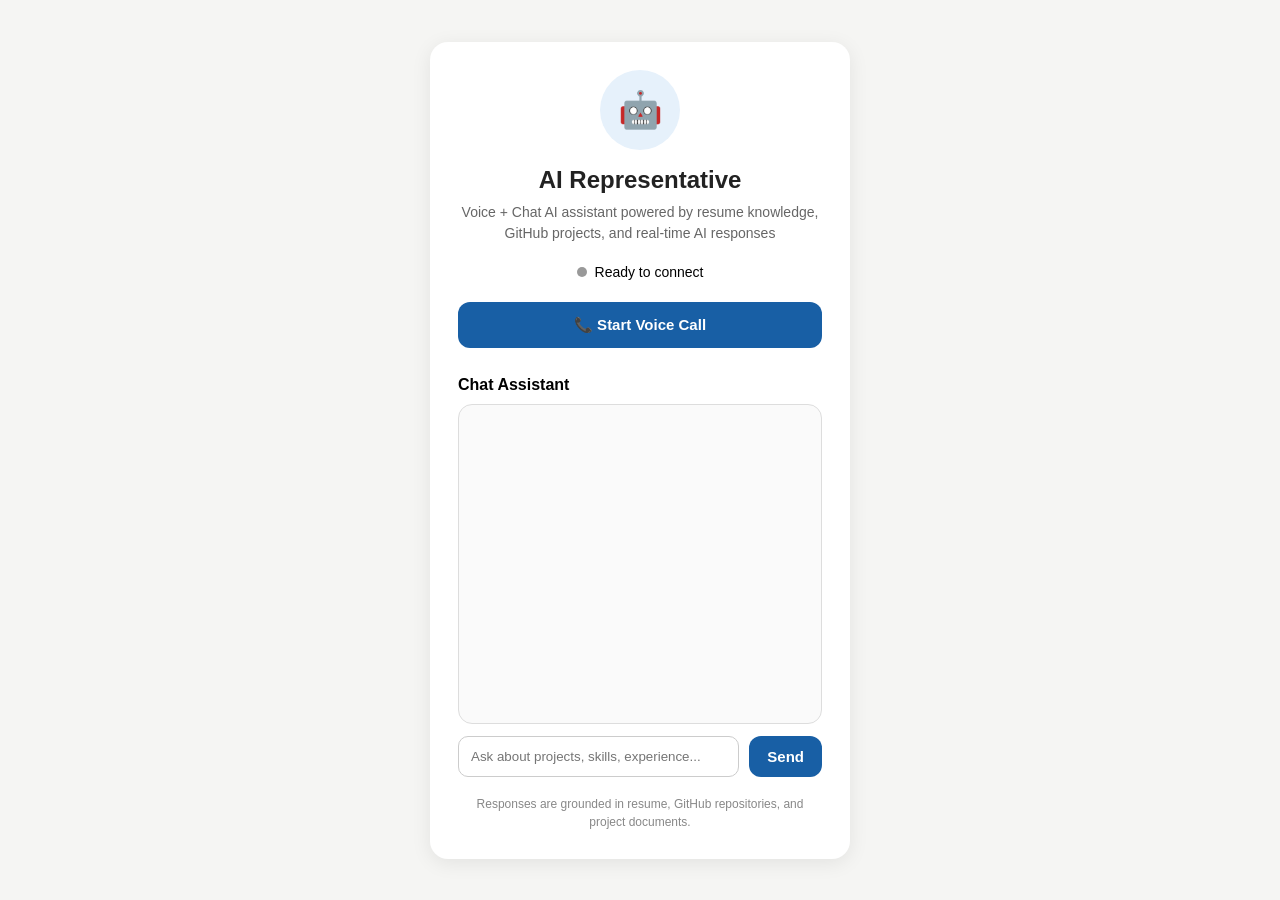
<file: frontend/index.html>
<!DOCTYPE html>
<html lang="en">

<head>

  <meta charset="UTF-8" />

  <meta
    name="viewport"
    content="width=device-width, initial-scale=1.0"
  />

  <title>
    AI Persona Assistant
  </title>

  <link
    rel="stylesheet"
    href="style.css"
  />

</head>

<body>

  <div class="container">

    <div class="card">

      <!-- AVATAR -->

      <div class="avatar">
        🤖
      </div>

      <!-- TITLE -->

      <h2>
        AI Representative
      </h2>

      <p class="subtitle">

        Voice + Chat AI assistant powered by
        resume knowledge, GitHub projects,
        and real-time AI responses

      </p>

      <!-- STATUS -->

      <div class="status">

        <span
          class="dot"
          id="dot"
        ></span>

        <span id="statusText">

          Ready to connect

        </span>

      </div>

      <!-- VOICE -->

      <button
        id="callBtn"
        class="call-btn"
      >

        📞 Start Voice Call

      </button>

      <!-- CHAT -->

      <div class="chat-container">

        <div class="chat-title">

          Chat Assistant

        </div>

        <div id="messages"></div>

        <div class="input-area">

          <input
            type="text"
            id="userInput"
            placeholder="Ask about projects, skills, experience..."
          />

          <button
            class="send-btn"
            id="sendBtn"
          >

            Send

          </button>

        </div>

      </div>

      <!-- NOTE -->

      <p class="note">

        Responses are grounded in resume,
        GitHub repositories, and project documents.

      </p>

    </div>

  </div>

  <!-- MAIN SCRIPT -->

  <script type="module" src="script.js"></script>

</body>

</html>
</file>
<file: frontend/style.css>
*{
  margin:0;
  padding:0;
  box-sizing:border-box;
}

body{
  font-family:Arial, sans-serif;
  background:#f5f5f3;
  min-height:100vh;
  display:flex;
  align-items:center;
  justify-content:center;
  padding:20px;
}

.container{
  width:100%;
  max-width:420px;
}

.card{
  background:white;
  border-radius:18px;
  padding:28px;
  box-shadow:0 4px 20px rgba(0,0,0,0.08);
}

.avatar{
  width:80px;
  height:80px;
  border-radius:50%;
  background:#e6f1fb;
  display:flex;
  align-items:center;
  justify-content:center;
  margin:auto;
  font-size:36px;
}

h2{
  margin-top:16px;
  text-align:center;
  color:#222;
}

.subtitle{
  text-align:center;
  margin-top:8px;
  color:#666;
  font-size:14px;
  line-height:1.5;
}

.status{
  margin-top:20px;
  display:flex;
  align-items:center;
  justify-content:center;
  gap:8px;
  font-size:14px;
}

.dot{
  width:10px;
  height:10px;
  border-radius:50%;
  background:#999;
}

.dot.live{
  background:#14a44d;
  animation:pulse 1s infinite;
}

@keyframes pulse{
  0%{opacity:1;}
  50%{opacity:0.4;}
  100%{opacity:1;}
}

button{
  width:100%;
  padding:14px;
  border:none;
  border-radius:12px;
  cursor:pointer;
  font-size:15px;
  font-weight:bold;
  transition:0.2s;
}

.call-btn{
  margin-top:22px;
  background:#185FA5;
  color:white;
}

.call-btn:hover{
  background:#0f4b86;
}

.call-btn.end{
  background:#c62828;
}

.chat-container{
  margin-top:28px;
}

.chat-title{
  font-size:16px;
  font-weight:bold;
  margin-bottom:10px;
}

#messages{
  height:320px;
  overflow-y:auto;
  border:1px solid #ddd;
  border-radius:14px;
  padding:14px;
  background:#fafafa;
}

.message{
  margin-bottom:14px;
  line-height:1.6;
  font-size:14px;
}

.user-msg{
  color:#185FA5;
}

.bot-msg{
  color:#14a44d;
}

.input-area{
  display:flex;
  gap:10px;
  margin-top:12px;
}

#userInput{
  flex:1;
  padding:12px;
  border-radius:10px;
  border:1px solid #ccc;
  outline:none;
}

.send-btn{
  width:auto;
  padding:12px 18px;
  background:#185FA5;
  color:white;
}

.booking-btn{
  margin-top:20px;
  background:#14a44d;
  color:white;
  text-decoration:none;
  display:block;
  text-align:center;
  padding:14px;
  border-radius:12px;
  font-weight:bold;
}

.note{
  margin-top:18px;
  text-align:center;
  font-size:12px;
  color:#888;
  line-height:1.5;
}
</file>
